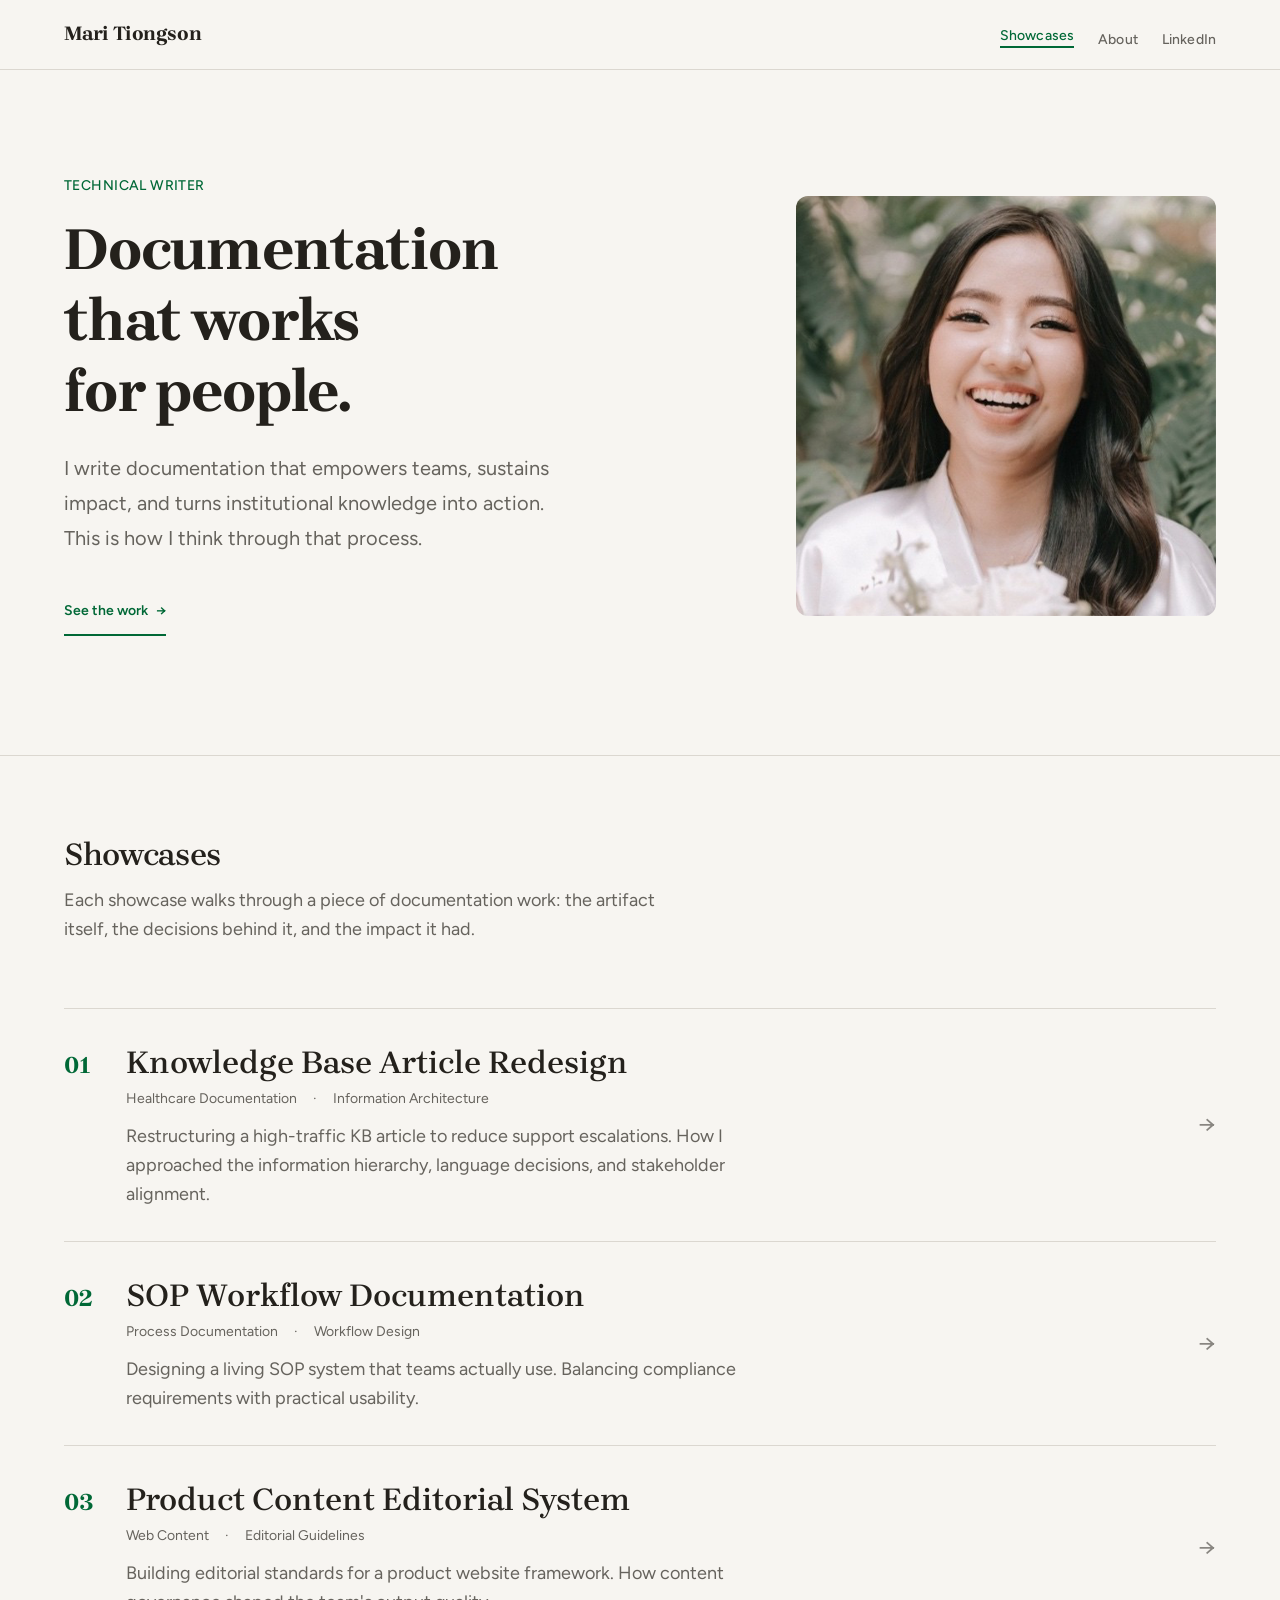
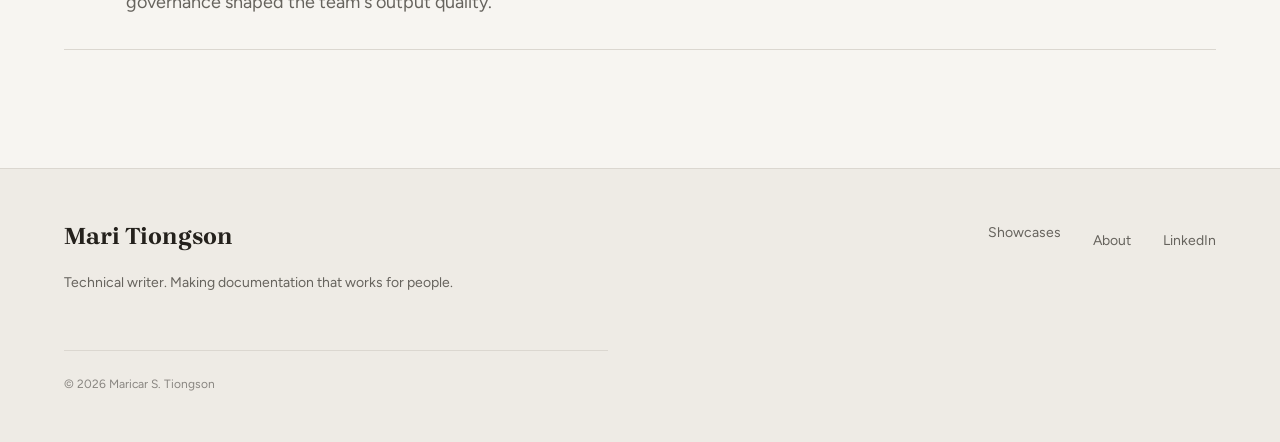
<file: index.html>
<!DOCTYPE html>
<html lang="en">
<head>
  <meta charset="UTF-8">
  <meta name="viewport" content="width=device-width, initial-scale=1.0">
  <title>Mari Tiongson — Technical Writer</title>
  <meta name="description" content="Portfolio of Maricar S. Tiongson, a technical writer who makes documentation that empowers people. Explore process-driven showcases of documentation craft.">
  <meta name="theme-color" content="#3a7a4e">

  <!-- Favicon -->
  <link rel="icon" href="assets/favicon.svg" type="image/svg+xml">

  <!-- Open Graph -->
  <meta property="og:title" content="Mari Tiongson — Technical Writer">
  <meta property="og:description" content="Documentation that works for people. Process-driven showcases of documentation craft.">
  <meta property="og:type" content="website">
  <meta property="og:image" content="assets/mari-photo.jpg">

  <!-- Fonts -->
  <link rel="preconnect" href="https://fonts.googleapis.com">
  <link rel="preconnect" href="https://fonts.gstatic.com" crossorigin>
  <link href="https://fonts.googleapis.com/css2?family=Brygada+1918:ital,wght@0,400;0,500;0,600;0,700;1,400;1,500&family=Figtree:wght@400;500;600;700&display=swap" rel="stylesheet">

  <!-- Styles -->
  <link rel="stylesheet" href="css/tokens.css">
  <link rel="stylesheet" href="css/base.css">
  <link rel="stylesheet" href="css/layout.css">
  <link rel="stylesheet" href="css/pages/landing.css">
</head>
<body>
  <div class="page">

    <!-- Skip link -->
    <a href="#main-content" class="skip-link">Skip to content</a>

    <!-- Navigation -->
    <nav class="nav" aria-label="Primary navigation">
      <div class="nav__inner">
        <a href="index.html" class="nav__name">Mari Tiongson</a>

        <button class="nav__toggle" aria-expanded="false" aria-controls="nav-links" aria-label="Toggle navigation menu">
          <span class="nav__toggle-line"></span>
          <span class="nav__toggle-line"></span>
          <span class="nav__toggle-line"></span>
        </button>

        <ul class="nav__links" id="nav-links" role="list">
          <li><a href="index.html" class="nav__link" aria-current="page">Showcases</a></li>
          <li><a href="about.html" class="nav__link">About</a></li>
          <li><a href="https://www.linkedin.com/in/maricarsarangay/" class="nav__link" rel="noopener noreferrer" target="_blank">LinkedIn</a></li>
        </ul>
      </div>
    </nav>

    <!-- Main content -->
    <main id="main-content" class="page__content">

      <!-- Hero -->
      <section class="hero" aria-labelledby="hero-title">
        <div class="hero__inner">
          <div class="hero__content">
            <p class="hero__label reveal">Technical Writer</p>
            <h1 id="hero-title" class="hero__title reveal" data-delay="1">
              Documentation that works for people.
            </h1>
            <p class="hero__description reveal" data-delay="2">
              I write documentation that empowers teams, sustains impact, and turns institutional knowledge into action. This is how I think through that process.
            </p>
            <a href="#showcases" class="hero__cta reveal" data-delay="3">
              See the work
              <span class="hero__cta-arrow" aria-hidden="true">→</span>
            </a>
          </div>
          <div class="hero__photo-wrapper reveal" data-delay="2">
            <img
              src="assets/mari-photo.jpg"
              alt="Mari Tiongson smiling warmly among ferns, wearing a light blouse"
              class="hero__photo"
              width="420"
              height="420"
              loading="eager"
            >
          </div>
        </div>
      </section>

      <!-- Showcases -->
      <section id="showcases" class="showcases-intro" aria-labelledby="showcases-heading">
        <div class="showcases-intro__inner">
          <h2 id="showcases-heading" class="showcases-intro__heading reveal">Showcases</h2>
          <p class="showcases-intro__sub reveal" data-delay="1">
            Each showcase walks through a piece of documentation work: the artifact itself, the decisions behind it, and the impact it had.
          </p>
        </div>
      </section>

      <section class="showcase-list" aria-label="List of showcases">
        <div class="showcase-list__inner">

          <!-- Showcase 1 -->
          <a href="showcases/knowledge-base-redesign.html" class="showcase-entry reveal">
            <span class="showcase-entry__number" aria-hidden="true">01</span>
            <div class="showcase-entry__body">
              <h3 class="showcase-entry__title">Knowledge Base Article Redesign</h3>
              <div class="showcase-entry__meta">
                <span>Healthcare Documentation</span>
                <span>·</span>
                <span>Information Architecture</span>
              </div>
              <p class="showcase-entry__excerpt">
                Restructuring a high-traffic KB article to reduce support escalations. How I approached the information hierarchy, language decisions, and stakeholder alignment.
              </p>
            </div>
            <span class="showcase-entry__arrow" aria-hidden="true">→</span>
          </a>

          <!-- Showcase 2 (placeholder) -->
          <a href="#" class="showcase-entry reveal" data-delay="1" aria-disabled="true">
            <span class="showcase-entry__number" aria-hidden="true">02</span>
            <div class="showcase-entry__body">
              <h3 class="showcase-entry__title">SOP Workflow Documentation</h3>
              <div class="showcase-entry__meta">
                <span>Process Documentation</span>
                <span>·</span>
                <span>Workflow Design</span>
              </div>
              <p class="showcase-entry__excerpt">
                Designing a living SOP system that teams actually use. Balancing compliance requirements with practical usability.
              </p>
            </div>
            <span class="showcase-entry__arrow" aria-hidden="true">→</span>
          </a>

          <!-- Showcase 3 (placeholder) -->
          <a href="#" class="showcase-entry reveal" data-delay="2" aria-disabled="true">
            <span class="showcase-entry__number" aria-hidden="true">03</span>
            <div class="showcase-entry__body">
              <h3 class="showcase-entry__title">Product Content Editorial System</h3>
              <div class="showcase-entry__meta">
                <span>Web Content</span>
                <span>·</span>
                <span>Editorial Guidelines</span>
              </div>
              <p class="showcase-entry__excerpt">
                Building editorial standards for a product website framework. How content governance shaped the team's output quality.
              </p>
            </div>
            <span class="showcase-entry__arrow" aria-hidden="true">→</span>
          </a>

        </div>
      </section>

    </main>

    <!-- Footer -->
    <footer class="footer">
      <div class="footer__inner">
        <div class="footer__brand">
          <p class="footer__name">Mari Tiongson</p>
          <p class="footer__tagline">Technical writer. Making documentation that works for people.</p>
        </div>
        <ul class="footer__links" role="list">
          <li><a href="index.html" class="footer__link">Showcases</a></li>
          <li><a href="about.html" class="footer__link">About</a></li>
          <li><a href="https://www.linkedin.com/in/maricarsarangay/" class="footer__link" rel="noopener noreferrer" target="_blank">LinkedIn</a></li>
        </ul>
        <p class="footer__copy">© 2025 Maricar S. Tiongson</p>
      </div>
    </footer>

  </div>

  <script src="js/main.js"></script>
<!-- impeccable-live-start -->
<script src="http://localhost:8400/live.js"></script>
<!-- impeccable-live-end -->
</body>
</html>
</file>
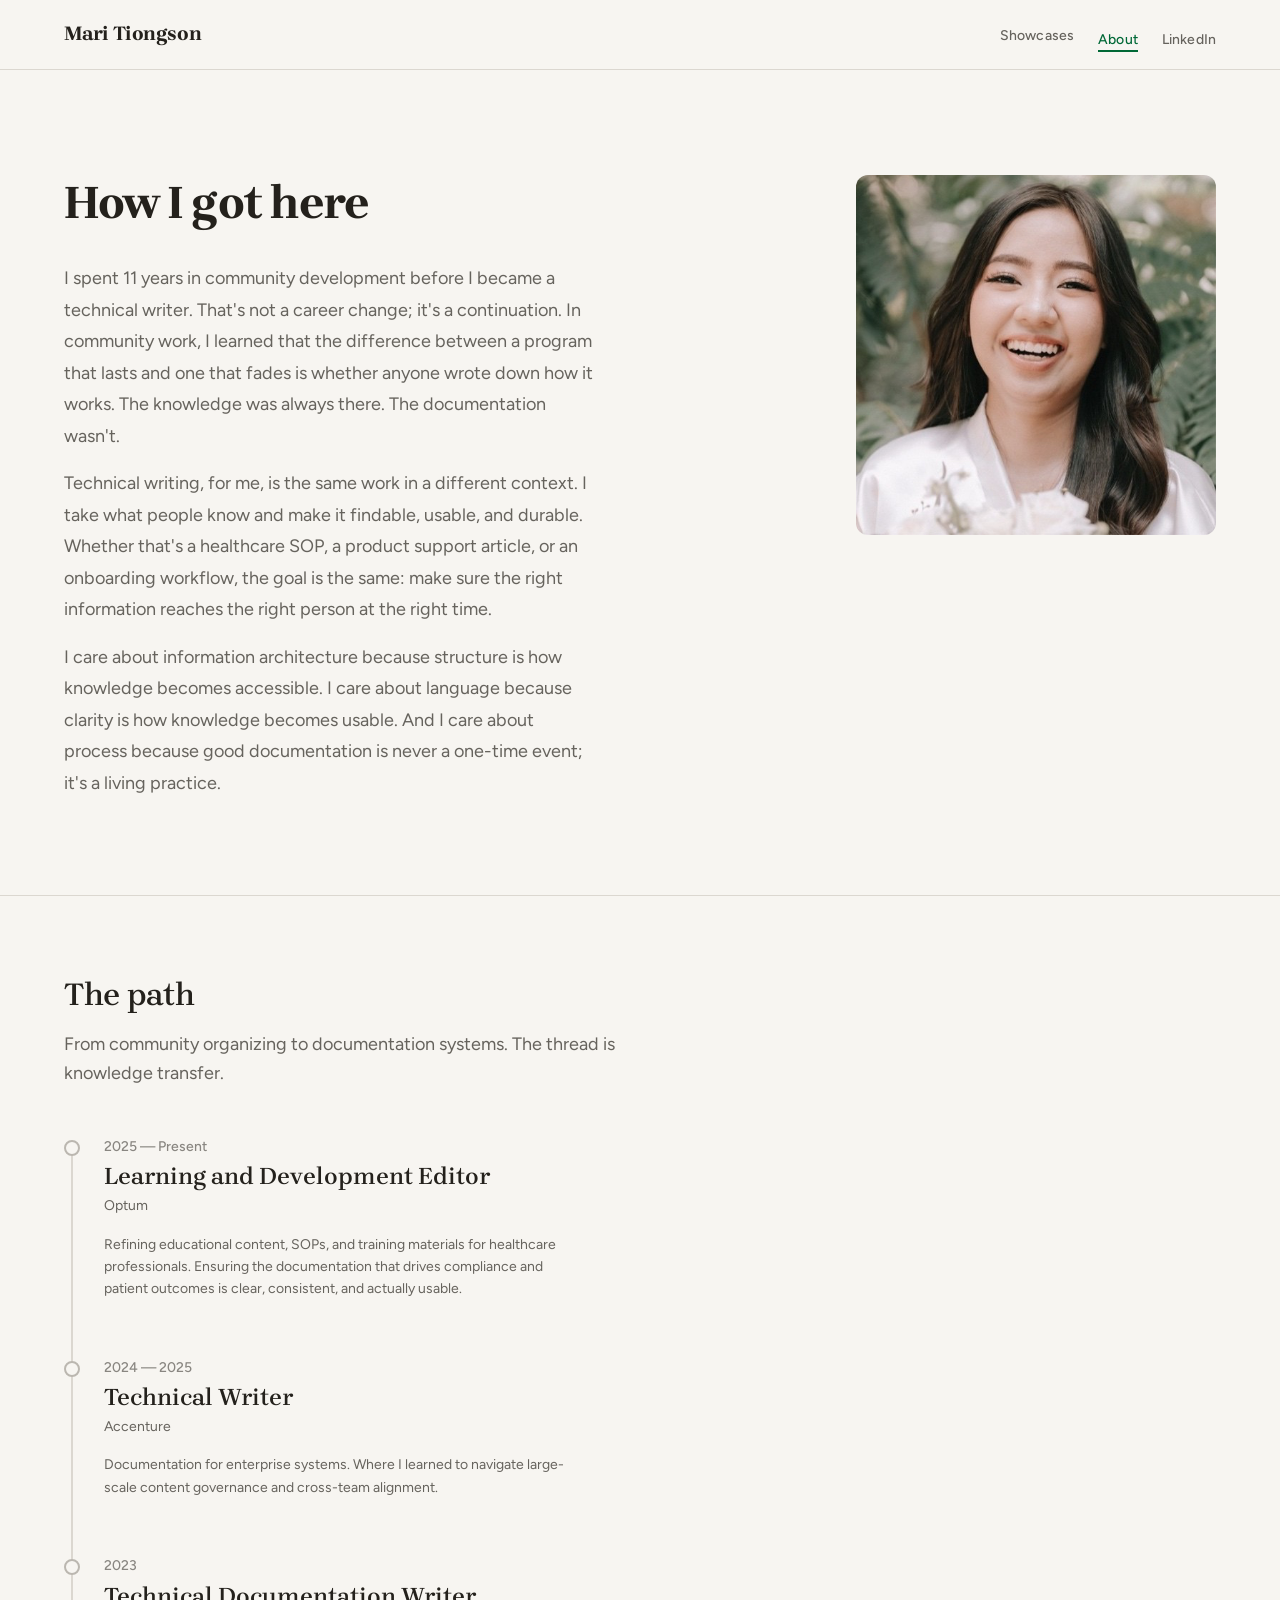
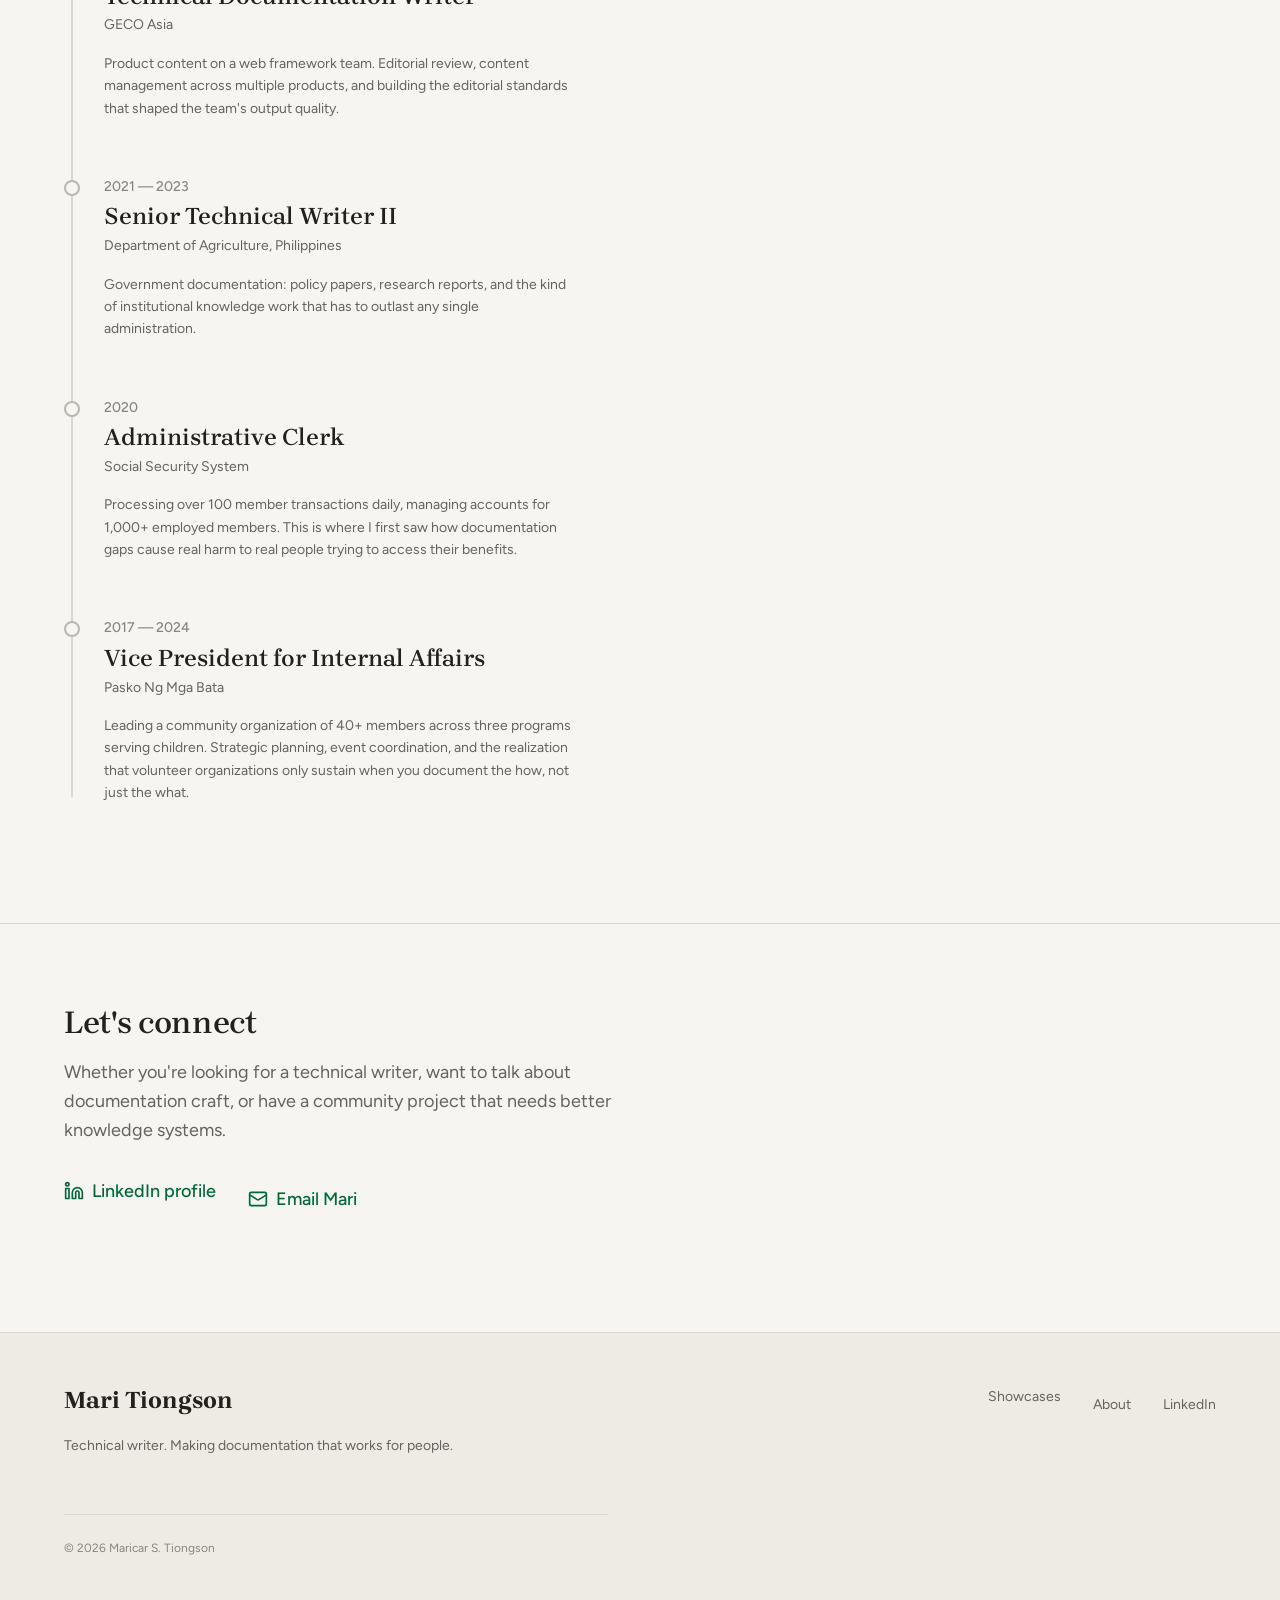
<file: about.html>
<!DOCTYPE html>
<html lang="en">
<head>
  <meta charset="UTF-8">
  <meta name="viewport" content="width=device-width, initial-scale=1.0">
  <title>About — Mari Tiongson</title>
  <meta name="description" content="How Maricar S. Tiongson went from community development to technical writing, and why she believes documentation can change how organizations work.">
  <meta name="theme-color" content="#3a7a4e">

  <!-- Favicon -->
  <link rel="icon" href="assets/favicon.svg" type="image/svg+xml">

  <!-- Open Graph -->
  <meta property="og:title" content="About — Mari Tiongson">
  <meta property="og:description" content="From community development to technical writing. The thread is knowledge transfer.">
  <meta property="og:type" content="profile">

  <!-- Fonts -->
  <link rel="preconnect" href="https://fonts.googleapis.com">
  <link rel="preconnect" href="https://fonts.gstatic.com" crossorigin>
  <link href="https://fonts.googleapis.com/css2?family=Brygada+1918:ital,wght@0,400;0,500;0,600;0,700;1,400;1,500&family=Figtree:wght@400;500;600;700&display=swap" rel="stylesheet">

  <!-- Styles -->
  <link rel="stylesheet" href="css/tokens.css">
  <link rel="stylesheet" href="css/base.css">
  <link rel="stylesheet" href="css/layout.css">
  <link rel="stylesheet" href="css/pages/about.css">
</head>
<body>
  <div class="page">

    <!-- Skip link -->
    <a href="#main-content" class="skip-link">Skip to content</a>

    <!-- Navigation -->
    <nav class="nav" aria-label="Primary navigation">
      <div class="nav__inner">
        <a href="index.html" class="nav__name">Mari Tiongson</a>

        <button class="nav__toggle" aria-expanded="false" aria-controls="nav-links" aria-label="Toggle navigation menu">
          <span class="nav__toggle-line"></span>
          <span class="nav__toggle-line"></span>
          <span class="nav__toggle-line"></span>
        </button>

        <ul class="nav__links" id="nav-links" role="list">
          <li><a href="index.html" class="nav__link">Showcases</a></li>
          <li><a href="about.html" class="nav__link" aria-current="page">About</a></li>
          <li><a href="https://www.linkedin.com/in/maricarsarangay/" class="nav__link" rel="noopener noreferrer" target="_blank">LinkedIn</a></li>
        </ul>
      </div>
    </nav>

    <!-- Main content -->
    <main id="main-content" class="page__content">

      <!-- About intro -->
      <section class="about-intro" aria-labelledby="about-heading">
        <div class="about-intro__inner">
          <div class="about-intro__content">
            <h1 id="about-heading" class="about-intro__heading reveal">
              How I got here
            </h1>
            <p class="about-intro__text reveal" data-delay="1">
              I spent 11 years in community development before I became a technical writer. That's not a career change; it's a continuation. In community work, I learned that the difference between a program that lasts and one that fades is whether anyone wrote down how it works. The knowledge was always there. The documentation wasn't.
            </p>
            <p class="about-intro__text reveal" data-delay="2">
              Technical writing, for me, is the same work in a different context. I take what people know and make it findable, usable, and durable. Whether that's a healthcare SOP, a product support article, or an onboarding workflow, the goal is the same: make sure the right information reaches the right person at the right time.
            </p>
            <p class="about-intro__text reveal" data-delay="3">
              I care about information architecture because structure is how knowledge becomes accessible. I care about language because clarity is how knowledge becomes usable. And I care about process because good documentation is never a one-time event; it's a living practice.
            </p>
          </div>
          <img
            src="assets/mari-photo.jpg"
            alt="Mari Tiongson smiling warmly, surrounded by lush green ferns"
            class="about-intro__photo reveal"
            data-delay="2"
            width="360"
            height="360"
            loading="eager"
          >
        </div>
      </section>

      <!-- Timeline -->
      <section class="timeline" aria-labelledby="timeline-heading">
        <div class="timeline__inner">
          <h2 id="timeline-heading" class="timeline__heading reveal">The path</h2>
          <p class="timeline__subtext reveal" data-delay="1">
            From community organizing to documentation systems. The thread is knowledge transfer.
          </p>

          <ol class="timeline__list" role="list">

            <li class="timeline__item reveal">
              <div class="timeline__dot" aria-hidden="true"></div>
              <div class="timeline__content">
                <p class="timeline__period">2025 — Present</p>
                <h3 class="timeline__role">Learning and Development Editor</h3>
                <p class="timeline__org">Optum</p>
                <p class="timeline__description">
                  Refining educational content, SOPs, and training materials for healthcare professionals. Ensuring the documentation that drives compliance and patient outcomes is clear, consistent, and actually usable.
                </p>
              </div>
            </li>

            <li class="timeline__item reveal" data-delay="1">
              <div class="timeline__dot" aria-hidden="true"></div>
              <div class="timeline__content">
                <p class="timeline__period">2024 — 2025</p>
                <h3 class="timeline__role">Technical Writer</h3>
                <p class="timeline__org">Accenture</p>
                <p class="timeline__description">
                  Documentation for enterprise systems. Where I learned to navigate large-scale content governance and cross-team alignment.
                </p>
              </div>
            </li>

            <li class="timeline__item reveal" data-delay="2">
              <div class="timeline__dot" aria-hidden="true"></div>
              <div class="timeline__content">
                <p class="timeline__period">2023</p>
                <h3 class="timeline__role">Technical Documentation Writer</h3>
                <p class="timeline__org">GECO Asia</p>
                <p class="timeline__description">
                  Product content on a web framework team. Editorial review, content management across multiple products, and building the editorial standards that shaped the team's output quality.
                </p>
              </div>
            </li>

            <li class="timeline__item reveal" data-delay="3">
              <div class="timeline__dot" aria-hidden="true"></div>
              <div class="timeline__content">
                <p class="timeline__period">2021 — 2023</p>
                <h3 class="timeline__role">Senior Technical Writer II</h3>
                <p class="timeline__org">Department of Agriculture, Philippines</p>
                <p class="timeline__description">
                  Government documentation: policy papers, research reports, and the kind of institutional knowledge work that has to outlast any single administration.
                </p>
              </div>
            </li>

            <li class="timeline__item reveal" data-delay="4">
              <div class="timeline__dot" aria-hidden="true"></div>
              <div class="timeline__content">
                <p class="timeline__period">2020</p>
                <h3 class="timeline__role">Administrative Clerk</h3>
                <p class="timeline__org">Social Security System</p>
                <p class="timeline__description">
                  Processing over 100 member transactions daily, managing accounts for 1,000+ employed members. This is where I first saw how documentation gaps cause real harm to real people trying to access their benefits.
                </p>
              </div>
            </li>

            <li class="timeline__item reveal">
              <div class="timeline__dot" aria-hidden="true"></div>
              <div class="timeline__content">
                <p class="timeline__period">2017 — 2024</p>
                <h3 class="timeline__role">Vice President for Internal Affairs</h3>
                <p class="timeline__org">Pasko Ng Mga Bata</p>
                <p class="timeline__description">
                  Leading a community organization of 40+ members across three programs serving children. Strategic planning, event coordination, and the realization that volunteer organizations only sustain when you document the how, not just the what.
                </p>
              </div>
            </li>

          </ol>
        </div>
      </section>

      <!-- Contact -->
      <section class="contact" aria-labelledby="contact-heading">
        <div class="contact__inner">
          <h2 id="contact-heading" class="contact__heading reveal">Let's connect</h2>
          <p class="contact__text reveal" data-delay="1">
            Whether you're looking for a technical writer, want to talk about documentation craft, or have a community project that needs better knowledge systems.
          </p>
          <ul class="contact__links reveal" data-delay="2" role="list">
            <li>
              <a href="https://www.linkedin.com/in/maricarsarangay/" class="contact__link" rel="noopener noreferrer" target="_blank">
                <svg class="contact__link-icon" viewBox="0 0 24 24" fill="none" stroke="currentColor" stroke-width="2" stroke-linecap="round" stroke-linejoin="round" aria-hidden="true">
                  <path d="M16 8a6 6 0 0 1 6 6v7h-4v-7a2 2 0 0 0-2-2 2 2 0 0 0-2 2v7h-4v-7a6 6 0 0 1 6-6z"/>
                  <rect x="2" y="9" width="4" height="12"/>
                  <circle cx="4" cy="4" r="2"/>
                </svg>
                LinkedIn profile
              </a>
            </li>
            <li>
              <a href="mailto:mari@example.com" class="contact__link">
                <svg class="contact__link-icon" viewBox="0 0 24 24" fill="none" stroke="currentColor" stroke-width="2" stroke-linecap="round" stroke-linejoin="round" aria-hidden="true">
                  <rect x="2" y="4" width="20" height="16" rx="2"/>
                  <path d="m22 7-8.97 5.7a1.94 1.94 0 0 1-2.06 0L2 7"/>
                </svg>
                Email Mari
              </a>
            </li>
          </ul>
        </div>
      </section>

    </main>

    <!-- Footer -->
    <footer class="footer">
      <div class="footer__inner">
        <div class="footer__brand">
          <p class="footer__name">Mari Tiongson</p>
          <p class="footer__tagline">Technical writer. Making documentation that works for people.</p>
        </div>
        <ul class="footer__links" role="list">
          <li><a href="index.html" class="footer__link">Showcases</a></li>
          <li><a href="about.html" class="footer__link">About</a></li>
          <li><a href="https://www.linkedin.com/in/maricarsarangay/" class="footer__link" rel="noopener noreferrer" target="_blank">LinkedIn</a></li>
        </ul>
        <p class="footer__copy">© 2025 Maricar S. Tiongson</p>
      </div>
    </footer>

  </div>

  <script src="js/main.js"></script>
<!-- impeccable-live-start -->
<script src="http://localhost:8400/live.js"></script>
<!-- impeccable-live-end -->
</body>
</html>
</file>
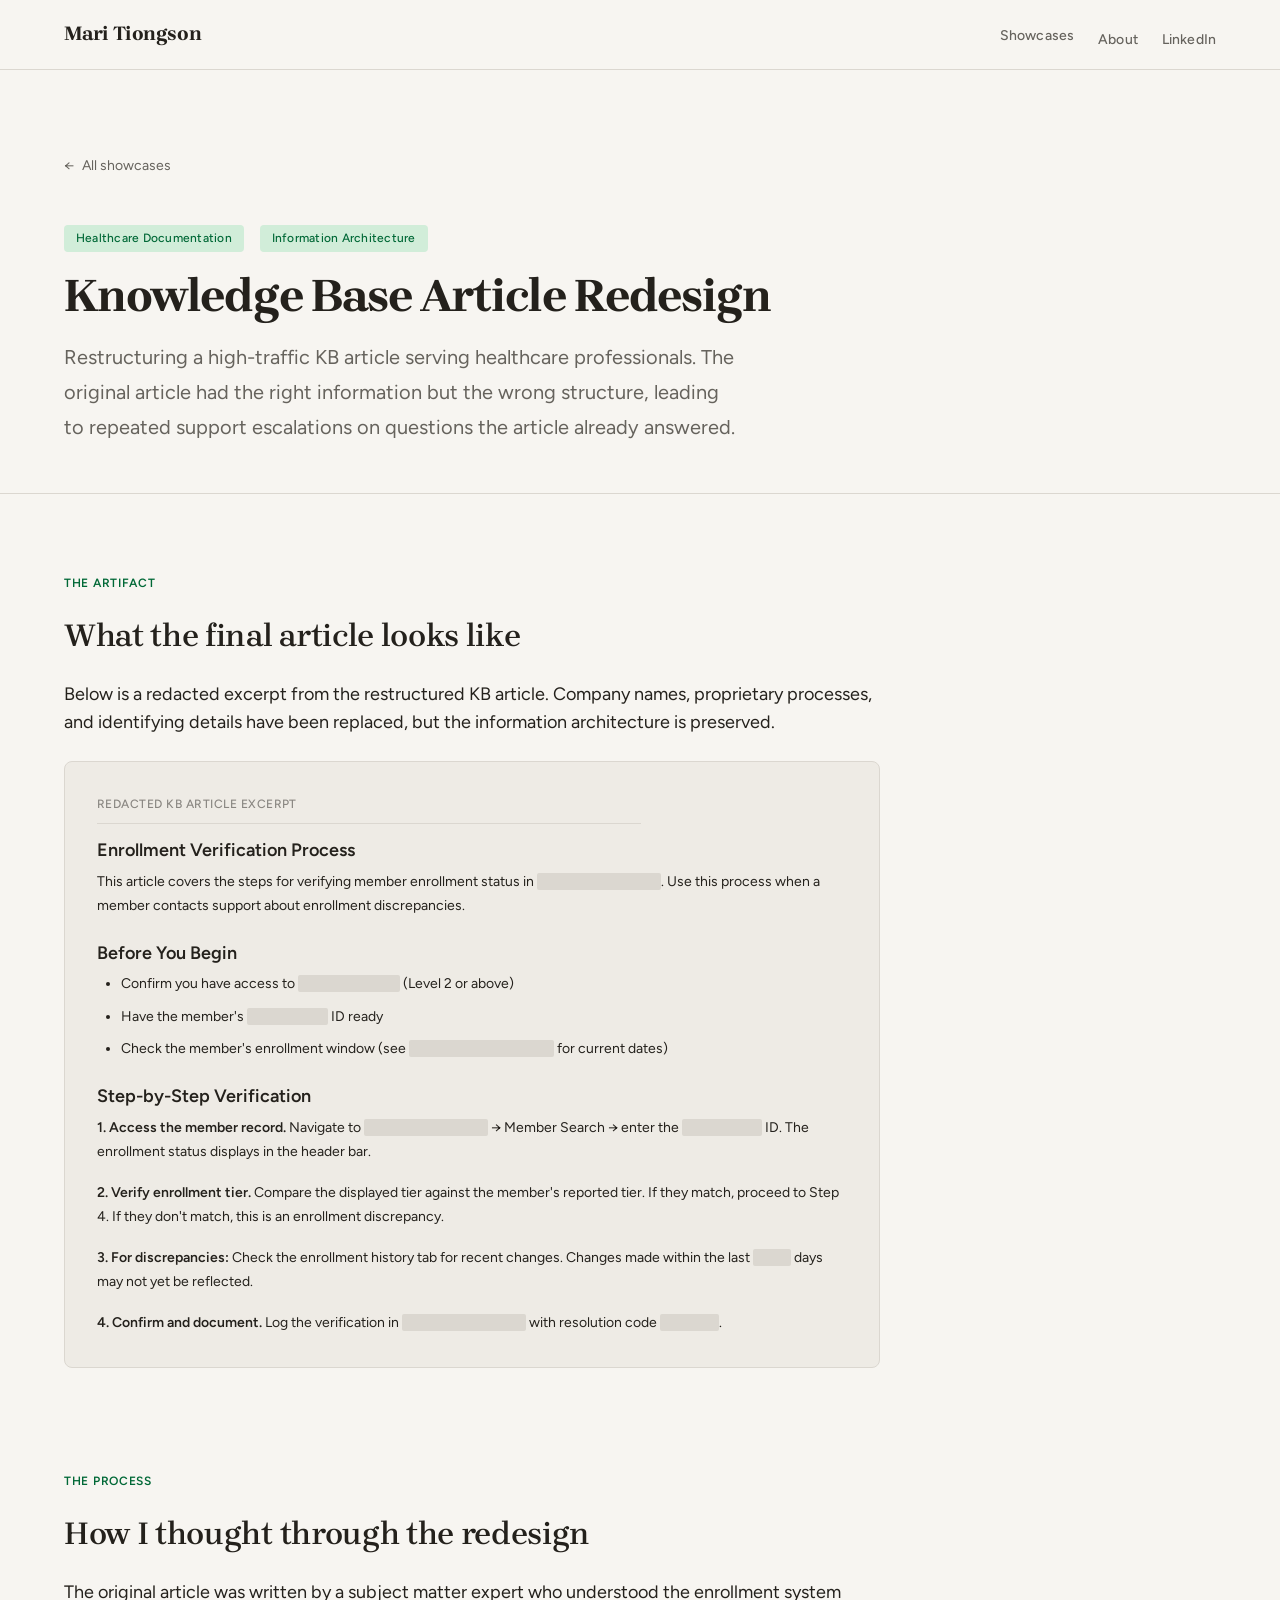
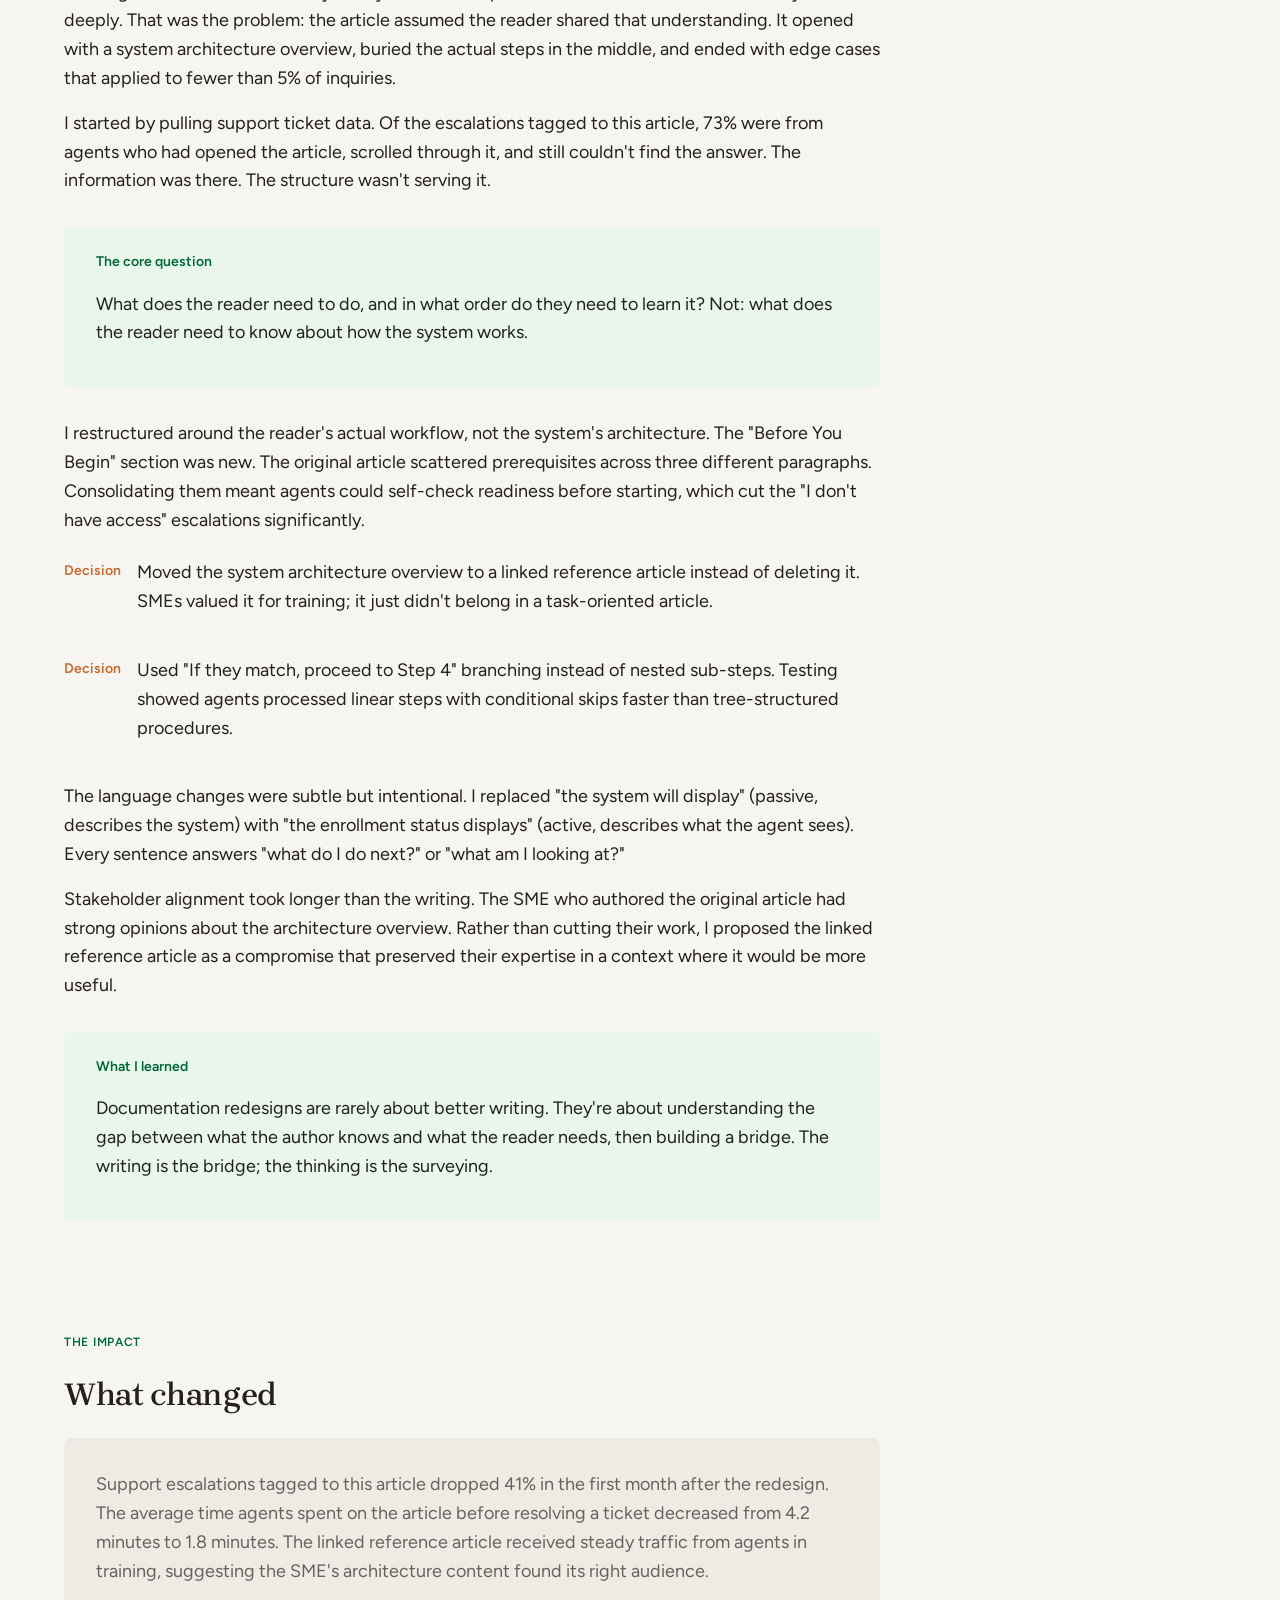
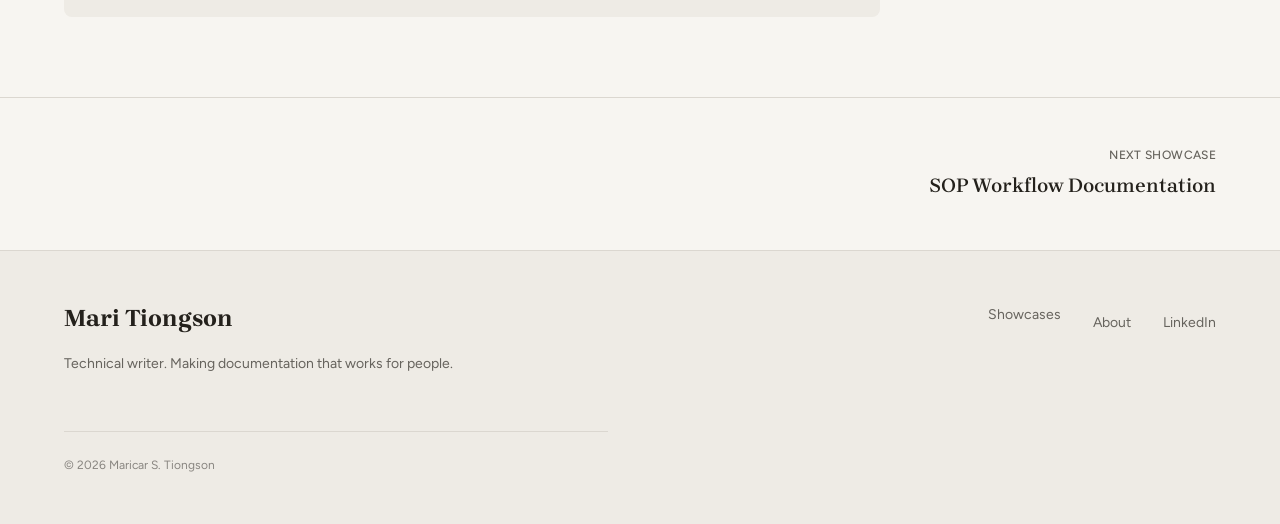
<file: showcases/knowledge-base-redesign.html>
<!DOCTYPE html>
<html lang="en">
<head>
  <meta charset="UTF-8">
  <meta name="viewport" content="width=device-width, initial-scale=1.0">
  <title>Knowledge Base Article Redesign — Mari Tiongson</title>
  <meta name="description" content="How I restructured a high-traffic knowledge base article to reduce support escalations. A showcase of documentation thinking: information architecture, language decisions, and stakeholder alignment.">
  <meta name="theme-color" content="#3a7a4e">

  <!-- Favicon -->
  <link rel="icon" href="../assets/favicon.svg" type="image/svg+xml">

  <!-- Open Graph -->
  <meta property="og:title" content="Knowledge Base Article Redesign — Mari Tiongson">
  <meta property="og:description" content="How I restructured a high-traffic KB article to reduce support escalations. Documentation thinking in action.">
  <meta property="og:type" content="article">

  <!-- Fonts -->
  <link rel="preconnect" href="https://fonts.googleapis.com">
  <link rel="preconnect" href="https://fonts.gstatic.com" crossorigin>
  <link href="https://fonts.googleapis.com/css2?family=Brygada+1918:ital,wght@0,400;0,500;0,600;0,700;1,400;1,500&family=Figtree:wght@400;500;600;700&display=swap" rel="stylesheet">

  <!-- Styles -->
  <link rel="stylesheet" href="../css/tokens.css">
  <link rel="stylesheet" href="../css/base.css">
  <link rel="stylesheet" href="../css/layout.css">
  <link rel="stylesheet" href="../css/pages/showcase.css">
</head>
<body>
  <div class="page">

    <!-- Skip link -->
    <a href="#main-content" class="skip-link">Skip to content</a>

    <!-- Navigation -->
    <nav class="nav" aria-label="Primary navigation">
      <div class="nav__inner">
        <a href="../index.html" class="nav__name">Mari Tiongson</a>

        <button class="nav__toggle" aria-expanded="false" aria-controls="nav-links" aria-label="Toggle navigation menu">
          <span class="nav__toggle-line"></span>
          <span class="nav__toggle-line"></span>
          <span class="nav__toggle-line"></span>
        </button>

        <ul class="nav__links" id="nav-links" role="list">
          <li><a href="../index.html" class="nav__link">Showcases</a></li>
          <li><a href="../about.html" class="nav__link">About</a></li>
          <li><a href="https://www.linkedin.com/in/maricarsarangay/" class="nav__link" rel="noopener noreferrer" target="_blank">LinkedIn</a></li>
        </ul>
      </div>
    </nav>

    <!-- Main content -->
    <main id="main-content" class="page__content">

      <!-- Showcase header -->
      <header class="showcase-header">
        <div class="showcase-header__inner">
          <a href="../index.html" class="showcase-header__back reveal">
            <span class="showcase-header__back-arrow" aria-hidden="true">←</span>
            All showcases
          </a>

          <div class="showcase-header__meta reveal" data-delay="1">
            <span class="showcase-header__tag">Healthcare Documentation</span>
            <span class="showcase-header__tag">Information Architecture</span>
          </div>

          <h1 class="showcase-header__title reveal" data-delay="2">
            Knowledge Base Article Redesign
          </h1>

          <p class="showcase-header__summary reveal" data-delay="3">
            Restructuring a high-traffic KB article serving healthcare professionals. The original article had the right information but the wrong structure, leading to repeated support escalations on questions the article already answered.
          </p>
        </div>
      </header>

      <!-- Showcase body -->
      <article class="showcase-body">
        <div class="showcase-body__inner">

          <!-- THE ARTIFACT -->
          <section class="showcase-section reveal" aria-labelledby="artifact-heading">
            <p class="showcase-section__label" id="artifact-label">The Artifact</p>
            <h2 id="artifact-heading" class="showcase-section__heading">
              What the final article looks like
            </h2>
            <p>
              Below is a redacted excerpt from the restructured KB article. Company names, proprietary processes, and identifying details have been replaced, but the information architecture is preserved.
            </p>

            <div class="artifact" role="region" aria-label="Redacted KB article excerpt">
              <p class="artifact__label">Redacted KB Article Excerpt</p>
              <div class="artifact__content">
                <h4>Enrollment Verification Process</h4>
                <p>
                  This article covers the steps for verifying member enrollment status in <span class="artifact__redacted">██████████</span>. Use this process when a member contacts support about enrollment discrepancies.
                </p>

                <h4>Before You Begin</h4>
                <ul>
                  <li>Confirm you have access to <span class="artifact__redacted">████████</span> (Level 2 or above)</li>
                  <li>Have the member's <span class="artifact__redacted">██████</span> ID ready</li>
                  <li>Check the member's enrollment window (see <span class="artifact__redacted">████████████</span> for current dates)</li>
                </ul>

                <h4>Step-by-Step Verification</h4>
                <p>
                  <strong>1. Access the member record.</strong> Navigate to <span class="artifact__redacted">██████████</span> → Member Search → enter the <span class="artifact__redacted">██████</span> ID. The enrollment status displays in the header bar.
                </p>
                <p>
                  <strong>2. Verify enrollment tier.</strong> Compare the displayed tier against the member's reported tier. If they match, proceed to Step 4. If they don't match, this is an enrollment discrepancy.
                </p>
                <p>
                  <strong>3. For discrepancies:</strong> Check the enrollment history tab for recent changes. Changes made within the last <span class="artifact__redacted">██</span> days may not yet be reflected.
                </p>
                <p>
                  <strong>4. Confirm and document.</strong> Log the verification in <span class="artifact__redacted">██████████</span> with resolution code <span class="artifact__redacted">████</span>.
                </p>
              </div>
            </div>
          </section>

          <!-- THE PROCESS (the heart) -->
          <section class="showcase-section reveal" aria-labelledby="process-heading">
            <p class="showcase-section__label" id="process-label">The Process</p>
            <h2 id="process-heading" class="showcase-section__heading">
              How I thought through the redesign
            </h2>

            <div class="process">
              <p>
                The original article was written by a subject matter expert who understood the enrollment system deeply. That was the problem: the article assumed the reader shared that understanding. It opened with a system architecture overview, buried the actual steps in the middle, and ended with edge cases that applied to fewer than 5% of inquiries.
              </p>

              <p>
                I started by pulling support ticket data. Of the escalations tagged to this article, 73% were from agents who had opened the article, scrolled through it, and still couldn't find the answer. The information was there. The structure wasn't serving it.
              </p>

              <div class="process__callout">
                <p class="process__callout-label">The core question</p>
                <p>
                  What does the reader need to do, and in what order do they need to learn it? Not: what does the reader need to know about how the system works.
                </p>
              </div>

              <p>
                I restructured around the reader's actual workflow, not the system's architecture. The "Before You Begin" section was new. The original article scattered prerequisites across three different paragraphs. Consolidating them meant agents could self-check readiness before starting, which cut the "I don't have access" escalations significantly.
              </p>

              <div class="process__decision">
                <span class="process__decision-label">Decision</span>
                <p class="process__decision-text">
                  Moved the system architecture overview to a linked reference article instead of deleting it. SMEs valued it for training; it just didn't belong in a task-oriented article.
                </p>
              </div>

              <div class="process__decision">
                <span class="process__decision-label">Decision</span>
                <p class="process__decision-text">
                  Used "If they match, proceed to Step 4" branching instead of nested sub-steps. Testing showed agents processed linear steps with conditional skips faster than tree-structured procedures.
                </p>
              </div>

              <p>
                The language changes were subtle but intentional. I replaced "the system will display" (passive, describes the system) with "the enrollment status displays" (active, describes what the agent sees). Every sentence answers "what do I do next?" or "what am I looking at?"
              </p>

              <p>
                Stakeholder alignment took longer than the writing. The SME who authored the original article had strong opinions about the architecture overview. Rather than cutting their work, I proposed the linked reference article as a compromise that preserved their expertise in a context where it would be more useful.
              </p>

              <div class="process__callout">
                <p class="process__callout-label">What I learned</p>
                <p>
                  Documentation redesigns are rarely about better writing. They're about understanding the gap between what the author knows and what the reader needs, then building a bridge. The writing is the bridge; the thinking is the surveying.
                </p>
              </div>
            </div>
          </section>

          <!-- THE IMPACT -->
          <section class="showcase-section reveal" aria-labelledby="impact-heading">
            <p class="showcase-section__label" id="impact-label">The Impact</p>
            <h2 id="impact-heading" class="showcase-section__heading">
              What changed
            </h2>

            <div class="impact">
              <p class="impact__text">
                Support escalations tagged to this article dropped 41% in the first month after the redesign. The average time agents spent on the article before resolving a ticket decreased from 4.2 minutes to 1.8 minutes. The linked reference article received steady traffic from agents in training, suggesting the SME's architecture content found its right audience.
              </p>
            </div>
          </section>

        </div>
      </article>

      <!-- Showcase navigation -->
      <nav class="showcase-nav" aria-label="Navigate between showcases">
        <div class="showcase-nav__inner">
          <div></div>
          <a href="#" class="showcase-nav__link showcase-nav__link--next" aria-disabled="true">
            <span class="showcase-nav__direction">Next showcase</span>
            <span class="showcase-nav__title">SOP Workflow Documentation</span>
          </a>
        </div>
      </nav>

    </main>

    <!-- Footer -->
    <footer class="footer">
      <div class="footer__inner">
        <div class="footer__brand">
          <p class="footer__name">Mari Tiongson</p>
          <p class="footer__tagline">Technical writer. Making documentation that works for people.</p>
        </div>
        <ul class="footer__links" role="list">
          <li><a href="../index.html" class="footer__link">Showcases</a></li>
          <li><a href="../about.html" class="footer__link">About</a></li>
          <li><a href="https://www.linkedin.com/in/maricarsarangay/" class="footer__link" rel="noopener noreferrer" target="_blank">LinkedIn</a></li>
        </ul>
        <p class="footer__copy">© 2025 Maricar S. Tiongson</p>
      </div>
    </footer>

  </div>

  <script src="../js/main.js"></script>
<!-- impeccable-live-start -->
<script src="http://localhost:8400/live.js"></script>
<!-- impeccable-live-end -->
</body>
</html>
</file>
<file: css/tokens.css>
/* ============================================
   DESIGN TOKENS — Mari Portfolio
   A technical writer's portfolio.
   Grounded, generous, warm.
   ============================================ */

:root {
  /* ---- Color: Committed green strategy ---- */
  /* Primary: deep fern green, drawn from the botanical warmth of Mari's photo */
  --color-primary: oklch(0.45 0.12 155);
  --color-primary-hover: oklch(0.38 0.10 155);
  --color-primary-light: oklch(0.92 0.04 155);
  --color-primary-subtle: oklch(0.96 0.02 155);

  /* Surface: warm ivory, never pure white */
  --color-surface: oklch(0.97 0.005 80);
  --color-surface-raised: oklch(0.99 0.003 80);
  --color-surface-sunken: oklch(0.94 0.008 80);

  /* Text: warm near-black, never pure black */
  --color-text: oklch(0.25 0.01 80);
  --color-text-muted: oklch(0.50 0.01 80);
  --color-text-faint: oklch(0.62 0.008 80);
  --color-text-on-primary: oklch(0.97 0.005 155);

  /* Borders and separators */
  --color-border: oklch(0.88 0.01 80);
  --color-border-strong: oklch(0.78 0.01 80);

  /* Accent: selective terracotta warmth */
  --color-warm: oklch(0.62 0.14 50);
  --color-warm-light: oklch(0.90 0.06 50);

  /* Focus ring */
  --color-focus: oklch(0.55 0.15 155);

  /* ---- Typography ---- */
  --font-display: 'Brygada 1918', Georgia, 'Times New Roman', serif;
  --font-body: 'Figtree', system-ui, -apple-system, sans-serif;

  /* Scale: ~1.33 (perfect fourth) */
  --text-xs: 0.75rem;
  --text-sm: 0.875rem;
  --text-base: 1.125rem;
  --text-md: 1.25rem;
  --text-lg: clamp(1.25rem, 1.5vw + 0.5rem, 1.5rem);
  --text-xl: clamp(1.5rem, 2vw + 0.5rem, 2rem);
  --text-2xl: clamp(1.75rem, 2.5vw + 0.5rem, 2.5rem);
  --text-3xl: clamp(2rem, 3vw + 0.5rem, 3rem);
  --text-display: clamp(2.25rem, 4vw + 0.5rem, 3.75rem);

  /* Line heights */
  --leading-tight: 1.2;
  --leading-snug: 1.35;
  --leading-normal: 1.6;
  --leading-relaxed: 1.75;

  /* Font weights */
  --weight-regular: 400;
  --weight-medium: 500;
  --weight-semibold: 600;
  --weight-bold: 700;

  /* Measure */
  --measure-body: 68ch;
  --measure-narrow: 52ch;
  --measure-wide: 80ch;

  /* ---- Spacing ---- */
  /* Intentionally varied for rhythm */
  --space-2xs: 0.25rem;
  --space-xs: 0.5rem;
  --space-sm: 0.75rem;
  --space-md: 1rem;
  --space-lg: 1.5rem;
  --space-xl: 2rem;
  --space-2xl: 3rem;
  --space-3xl: clamp(3rem, 5vw + 1rem, 5rem);
  --space-4xl: clamp(4rem, 7vw + 1rem, 8rem);
  --space-section: clamp(4rem, 8vw + 1rem, 10rem);

  /* ---- Layout ---- */
  --page-max-width: 72rem;
  --page-gutter: clamp(1.25rem, 4vw, 3rem);

  /* ---- Motion ---- */
  --ease-out-expo: cubic-bezier(0.16, 1, 0.3, 1);
  --ease-out-quart: cubic-bezier(0.25, 1, 0.5, 1);
  --ease-out-quint: cubic-bezier(0.22, 1, 0.36, 1);
  --duration-fast: 150ms;
  --duration-normal: 300ms;
  --duration-slow: 500ms;
  --duration-reveal: 800ms;

  /* ---- Borders ---- */
  --radius-sm: 4px;
  --radius-md: 8px;
  --radius-lg: 12px;
}

/* Reduced motion: collapse durations */
@media (prefers-reduced-motion: reduce) {
  :root {
    --duration-fast: 0ms;
    --duration-normal: 0ms;
    --duration-slow: 0ms;
    --duration-reveal: 0ms;
  }
}
</file>
<file: css/base.css>
/* ============================================
   BASE — Reset, body defaults, typography
   ============================================ */

/* --- Minimal reset --- */
*,
*::before,
*::after {
  box-sizing: border-box;
  margin: 0;
  padding: 0;
}

html {
  scroll-behavior: smooth;
  -webkit-text-size-adjust: 100%;
  text-size-adjust: 100%;
}

@media (prefers-reduced-motion: reduce) {
  html {
    scroll-behavior: auto;
  }
}

body {
  font-family: var(--font-body);
  font-size: var(--text-base);
  font-weight: var(--weight-regular);
  line-height: var(--leading-normal);
  color: var(--color-text);
  background-color: var(--color-surface);
  -webkit-font-smoothing: antialiased;
  -moz-osx-font-smoothing: grayscale;
  text-rendering: optimizeLegibility;
}

/* --- Typography defaults --- */
h1, h2, h3, h4, h5, h6 {
  font-family: var(--font-display);
  font-weight: var(--weight-bold);
  line-height: var(--leading-tight);
  color: var(--color-text);
  text-wrap: balance;
}

h1 {
  font-size: var(--text-display);
  letter-spacing: -0.02em;
}

h2 {
  font-size: var(--text-2xl);
  font-weight: var(--weight-semibold);
  letter-spacing: -0.01em;
}

h3 {
  font-size: var(--text-xl);
  font-weight: var(--weight-semibold);
}

h4 {
  font-size: var(--text-lg);
  font-weight: var(--weight-medium);
}

p {
  max-width: var(--measure-body);
}

/* Readable defaults for body copy */
p + p {
  margin-top: var(--space-md);
}

/* --- Links --- */
a {
  color: var(--color-primary);
  text-decoration-thickness: 1px;
  text-underline-offset: 0.15em;
  transition: color var(--duration-fast) var(--ease-out-quart);
}

a:hover {
  color: var(--color-primary-hover);
}

/* --- Focus --- */
:focus-visible {
  outline: 2px solid var(--color-focus);
  outline-offset: 3px;
  border-radius: var(--radius-sm);
}

/* --- Images --- */
img {
  display: block;
  max-width: 100%;
  height: auto;
}

/* --- Lists --- */
ul, ol {
  padding-left: var(--space-lg);
}

li + li {
  margin-top: var(--space-xs);
}

/* --- Misc --- */
strong {
  font-weight: var(--weight-semibold);
}

blockquote {
  padding-left: var(--space-lg);
  border-left: 2px solid var(--color-border);
  color: var(--color-text-muted);
  font-style: italic;
}

hr {
  border: none;
  height: 1px;
  background-color: var(--color-border);
  margin: var(--space-2xl) 0;
}

/* --- Skip to content (a11y) --- */
.skip-link {
  position: absolute;
  top: -100%;
  left: var(--space-md);
  background: var(--color-primary);
  color: var(--color-text-on-primary);
  padding: var(--space-xs) var(--space-md);
  font-size: var(--text-sm);
  font-weight: var(--weight-medium);
  border-radius: 0 0 var(--radius-md) var(--radius-md);
  z-index: 1000;
  transition: top var(--duration-fast) var(--ease-out-quart);
}

.skip-link:focus {
  top: 0;
  outline: none;
}

/* --- Selection --- */
::selection {
  background-color: var(--color-primary-light);
  color: var(--color-text);
}

/* --- Utility: screen reader only --- */
.sr-only {
  position: absolute;
  width: 1px;
  height: 1px;
  padding: 0;
  margin: -1px;
  overflow: hidden;
  clip: rect(0, 0, 0, 0);
  white-space: nowrap;
  border-width: 0;
}

/* --- Print --- */
@media print {
  .nav,
  .footer,
  .skip-link,
  .showcase-nav {
    display: none;
  }

  body {
    font-size: 12pt;
    line-height: 1.5;
    color: #222;
    background: white;
  }

  .reveal {
    opacity: 1 !important;
    transform: none !important;
  }

  a[href]::after {
    content: ' (' attr(href) ')';
    font-size: 0.8em;
    color: #666;
  }

  a[href^="#"]::after,
  a[href^="javascript"]::after {
    content: '';
  }
}
</file>
<file: css/layout.css>
/* ============================================
   LAYOUT — Navigation, footer, page structure
   ============================================ */

/* --- Page wrapper --- */
.page {
  min-height: 100dvh;
  display: flex;
  flex-direction: column;
}

.page__content {
  flex: 1;
}

/* --- Navigation --- */
.nav {
  position: sticky;
  top: 0;
  z-index: 100;
  background-color: oklch(0.97 0.005 80 / 0.92);
  backdrop-filter: blur(12px);
  -webkit-backdrop-filter: blur(12px);
  border-bottom: 1px solid var(--color-border);
  padding: var(--space-md) var(--page-gutter);
}

.nav__inner {
  max-width: var(--page-max-width);
  margin: 0 auto;
  display: flex;
  align-items: center;
  justify-content: space-between;
  gap: var(--space-lg);
}

.nav__name {
  font-family: var(--font-display);
  font-size: var(--text-md);
  font-weight: var(--weight-bold);
  color: var(--color-text);
  text-decoration: none;
  letter-spacing: -0.01em;
  transition: color var(--duration-fast) var(--ease-out-quart);
}

.nav__name:hover {
  color: var(--color-primary);
}

.nav__links {
  display: flex;
  align-items: center;
  gap: var(--space-lg);
  list-style: none;
  padding: 0;
}

.nav__link {
  font-size: var(--text-sm);
  font-weight: var(--weight-medium);
  color: var(--color-text-muted);
  text-decoration: none;
  letter-spacing: 0.01em;
  transition: color var(--duration-fast) var(--ease-out-quart);
  position: relative;
}

.nav__link::after {
  content: '';
  position: absolute;
  bottom: -4px;
  left: 0;
  width: 0;
  height: 2px;
  background-color: var(--color-primary);
  transition: width var(--duration-normal) var(--ease-out-expo);
}

.nav__link:hover {
  color: var(--color-text);
}

.nav__link:hover::after {
  width: 100%;
}

.nav__link[aria-current="page"] {
  color: var(--color-primary);
}

.nav__link[aria-current="page"]::after {
  width: 100%;
}

/* Mobile nav toggle */
.nav__toggle {
  display: none;
  background: none;
  border: none;
  cursor: pointer;
  padding: var(--space-xs);
  color: var(--color-text);
}

.nav__toggle-line {
  display: block;
  width: 20px;
  height: 2px;
  background-color: currentColor;
  transition: transform var(--duration-normal) var(--ease-out-expo),
              opacity var(--duration-fast) var(--ease-out-quart);
}

.nav__toggle-line + .nav__toggle-line {
  margin-top: 5px;
}

/* --- Mobile nav --- */
@media (max-width: 640px) {
  .nav__toggle {
    display: block;
  }

  .nav__links {
    position: absolute;
    top: 100%;
    left: 0;
    right: 0;
    flex-direction: column;
    align-items: flex-start;
    gap: 0;
    background-color: var(--color-surface);
    border-bottom: 1px solid var(--color-border);
    padding: 0 var(--page-gutter);
    max-height: 0;
    overflow: hidden;
    transition: max-height var(--duration-normal) var(--ease-out-expo),
                padding var(--duration-normal) var(--ease-out-expo);
  }

  .nav__links[data-open="true"] {
    max-height: 300px;
    padding: var(--space-md) var(--page-gutter) var(--space-lg);
  }

  .nav__link {
    padding: var(--space-sm) 0;
    font-size: var(--text-base);
  }

  .nav__link::after {
    display: none;
  }

  /* Hamburger animation */
  .nav__toggle[aria-expanded="true"] .nav__toggle-line:nth-child(1) {
    transform: translateY(7px) rotate(45deg);
  }

  .nav__toggle[aria-expanded="true"] .nav__toggle-line:nth-child(2) {
    opacity: 0;
  }

  .nav__toggle[aria-expanded="true"] .nav__toggle-line:nth-child(3) {
    transform: translateY(-7px) rotate(-45deg);
  }
}

/* --- Section wrapper --- */
.section {
  padding: var(--space-section) var(--page-gutter);
}

.section__inner {
  max-width: var(--page-max-width);
  margin: 0 auto;
}

/* --- Footer --- */
.footer {
  padding: var(--space-2xl) var(--page-gutter);
  border-top: 1px solid var(--color-border);
  background-color: var(--color-surface-sunken);
}

.footer__inner {
  max-width: var(--page-max-width);
  margin: 0 auto;
  display: flex;
  justify-content: space-between;
  align-items: flex-start;
  gap: var(--space-xl);
  flex-wrap: wrap;
}

.footer__brand {
  max-width: 36ch;
}

.footer__name {
  font-family: var(--font-display);
  font-size: var(--text-lg);
  font-weight: var(--weight-bold);
  color: var(--color-text);
  margin-bottom: var(--space-xs);
}

.footer__tagline {
  font-size: var(--text-sm);
  color: var(--color-text-muted);
  line-height: var(--leading-normal);
}

.footer__links {
  display: flex;
  gap: var(--space-xl);
  list-style: none;
  padding: 0;
}

.footer__link {
  font-size: var(--text-sm);
  color: var(--color-text-muted);
  text-decoration: none;
  transition: color var(--duration-fast) var(--ease-out-quart);
}

.footer__link:hover {
  color: var(--color-primary);
}

.footer__copy {
  width: 100%;
  padding-top: var(--space-lg);
  margin-top: var(--space-lg);
  border-top: 1px solid var(--color-border);
  font-size: var(--text-xs);
  color: var(--color-text-faint);
}

/* --- Reveal animation --- */
.reveal {
  opacity: 0;
  transform: translateY(20px);
  transition: opacity var(--duration-reveal) var(--ease-out-expo),
              transform var(--duration-reveal) var(--ease-out-expo);
}

.reveal.is-visible {
  opacity: 1;
  transform: translateY(0);
}

/* Staggered reveals */
.reveal[data-delay="1"] { transition-delay: 100ms; }
.reveal[data-delay="2"] { transition-delay: 200ms; }
.reveal[data-delay="3"] { transition-delay: 300ms; }
.reveal[data-delay="4"] { transition-delay: 400ms; }
</file>
<file: css/pages/landing.css>
/* ============================================
   LANDING PAGE
   ============================================ */

/* --- Hero: introduction, not self-promotion --- */
.hero {
  padding: var(--space-4xl) var(--page-gutter);
  padding-bottom: var(--space-section);
}

.hero__inner {
  max-width: var(--page-max-width);
  margin: 0 auto;
  display: grid;
  grid-template-columns: 1fr 1fr;
  gap: var(--space-3xl);
  align-items: center;
}

.hero__content {
  max-width: 42ch;
}

.hero__label {
  font-size: var(--text-sm);
  font-weight: var(--weight-medium);
  color: var(--color-primary);
  letter-spacing: 0.03em;
  margin-bottom: var(--space-md);
  text-transform: uppercase;
}

.hero__title {
  font-size: var(--text-display);
  font-weight: var(--weight-bold);
  line-height: var(--leading-tight);
  color: var(--color-text);
  margin-bottom: var(--space-lg);
}

.hero__description {
  font-size: var(--text-md);
  color: var(--color-text-muted);
  line-height: var(--leading-relaxed);
  max-width: 38ch;
  margin-bottom: var(--space-xl);
}

.hero__cta {
  display: inline-flex;
  align-items: center;
  gap: var(--space-xs);
  font-family: var(--font-body);
  font-size: var(--text-sm);
  font-weight: var(--weight-semibold);
  color: var(--color-primary);
  text-decoration: none;
  padding: var(--space-sm) 0;
  border-bottom: 2px solid var(--color-primary);
  transition: gap var(--duration-normal) var(--ease-out-expo),
              color var(--duration-fast) var(--ease-out-quart);
}

.hero__cta:hover {
  gap: var(--space-sm);
  color: var(--color-primary-hover);
}

.hero__cta-arrow {
  transition: transform var(--duration-normal) var(--ease-out-expo);
}

.hero__cta:hover .hero__cta-arrow {
  transform: translateX(4px);
}

/* Photo */
.hero__photo-wrapper {
  display: flex;
  justify-content: flex-end;
}

.hero__photo {
  width: 100%;
  max-width: 420px;
  aspect-ratio: 1 / 1;
  object-fit: cover;
  border-radius: var(--radius-lg);
  filter: saturate(0.9) contrast(1.02);
}

/* --- Showcases section on landing --- */
.showcases-intro {
  padding: var(--space-3xl) var(--page-gutter) var(--space-xl);
  border-top: 1px solid var(--color-border);
}

.showcases-intro__inner {
  max-width: var(--page-max-width);
  margin: 0 auto;
}

.showcases-intro__heading {
  font-size: var(--text-xl);
  font-weight: var(--weight-semibold);
  margin-bottom: var(--space-sm);
}

.showcases-intro__sub {
  font-size: var(--text-base);
  color: var(--color-text-muted);
  max-width: var(--measure-narrow);
}

/* --- Showcase entries (NOT identical cards) --- */
.showcase-list {
  padding: var(--space-xl) var(--page-gutter) var(--space-section);
}

.showcase-list__inner {
  max-width: var(--page-max-width);
  margin: 0 auto;
}

.showcase-entry {
  display: grid;
  grid-template-columns: auto 1fr auto;
  gap: var(--space-lg) var(--space-xl);
  align-items: baseline;
  padding: var(--space-xl) 0;
  border-bottom: 1px solid var(--color-border);
  text-decoration: none;
  color: inherit;
  transition: background-color var(--duration-normal) var(--ease-out-quart);
}

.showcase-entry:first-child {
  border-top: 1px solid var(--color-border);
}

.showcase-entry:hover {
  background-color: var(--color-primary-subtle);
  margin-inline: calc(-1 * var(--space-lg));
  padding-inline: var(--space-lg);
  border-radius: var(--radius-md);
  border-color: transparent;
}

.showcase-entry:hover + .showcase-entry {
  border-top-color: transparent;
}

.showcase-entry__number {
  font-family: var(--font-display);
  font-size: var(--text-lg);
  font-weight: var(--weight-bold);
  color: var(--color-primary);
  min-width: 2ch;
}

.showcase-entry__body {
  display: flex;
  flex-direction: column;
  gap: var(--space-2xs);
}

.showcase-entry__title {
  font-family: var(--font-display);
  font-size: var(--text-xl);
  font-weight: var(--weight-semibold);
  color: var(--color-text);
  line-height: var(--leading-snug);
  transition: color var(--duration-fast) var(--ease-out-quart);
}

.showcase-entry:hover .showcase-entry__title {
  color: var(--color-primary);
}

.showcase-entry__meta {
  font-size: var(--text-sm);
  color: var(--color-text-muted);
  display: flex;
  gap: var(--space-md);
  flex-wrap: wrap;
}

.showcase-entry__excerpt {
  font-size: var(--text-base);
  color: var(--color-text-muted);
  max-width: var(--measure-narrow);
  margin-top: var(--space-xs);
  line-height: var(--leading-normal);
}

.showcase-entry__arrow {
  font-size: var(--text-lg);
  color: var(--color-text-faint);
  align-self: center;
  transition: transform var(--duration-normal) var(--ease-out-expo),
              color var(--duration-fast) var(--ease-out-quart);
}

.showcase-entry:hover .showcase-entry__arrow {
  transform: translateX(6px);
  color: var(--color-primary);
}

/* --- Responsive --- */
@media (max-width: 768px) {
  .hero__inner {
    grid-template-columns: 1fr;
    gap: var(--space-2xl);
  }

  .hero__photo-wrapper {
    justify-content: center;
    order: -1;
  }

  .hero__photo {
    max-width: 280px;
  }

  .hero__content {
    max-width: none;
  }

  .showcase-entry {
    grid-template-columns: auto 1fr;
  }

  .showcase-entry__arrow {
    display: none;
  }
}

@media (max-width: 480px) {
  .showcase-entry {
    grid-template-columns: 1fr;
    gap: var(--space-sm);
  }

  .showcase-entry__number {
    font-size: var(--text-sm);
    color: var(--color-text-faint);
  }
}
</file>
<file: css/pages/about.css>
/* ============================================
   ABOUT PAGE
   "How I got here," not a resume.
   ============================================ */

/* --- About intro --- */
.about-intro {
  padding: var(--space-4xl) var(--page-gutter) var(--space-3xl);
}

.about-intro__inner {
  max-width: var(--page-max-width);
  margin: 0 auto;
  display: grid;
  grid-template-columns: 1fr 1fr;
  gap: var(--space-3xl);
  align-items: start;
}

.about-intro__content {
  max-width: var(--measure-body);
}

.about-intro__heading {
  font-size: var(--text-3xl);
  margin-bottom: var(--space-xl);
}

.about-intro__text {
  font-size: var(--text-base);
  color: var(--color-text-muted);
  line-height: var(--leading-relaxed);
  margin-bottom: var(--space-md);
}

.about-intro__photo {
  width: 100%;
  max-width: 360px;
  aspect-ratio: 1;
  object-fit: cover;
  border-radius: var(--radius-lg);
  filter: saturate(0.9) contrast(1.02);
  justify-self: end;
}

/* --- Timeline --- */
.timeline {
  padding: var(--space-3xl) var(--page-gutter) var(--space-section);
  border-top: 1px solid var(--color-border);
}

.timeline__inner {
  max-width: var(--page-max-width);
  margin: 0 auto;
}

.timeline__heading {
  font-size: var(--text-xl);
  margin-bottom: var(--space-md);
}

.timeline__subtext {
  font-size: var(--text-base);
  color: var(--color-text-muted);
  max-width: var(--measure-narrow);
  margin-bottom: var(--space-2xl);
}

.timeline__list {
  list-style: none;
  padding: 0;
  position: relative;
}

/* Vertical thread */
.timeline__list::before {
  content: '';
  position: absolute;
  left: 7px;
  top: 8px;
  bottom: 8px;
  width: 2px;
  background-color: var(--color-border);
}

.timeline__item {
  display: grid;
  grid-template-columns: 16px 1fr;
  gap: var(--space-lg);
  padding-bottom: var(--space-2xl);
  position: relative;
}

.timeline__item:last-child {
  padding-bottom: 0;
}

/* Dot on the thread */
.timeline__dot {
  width: 16px;
  height: 16px;
  border-radius: 50%;
  background-color: var(--color-surface);
  border: 2px solid var(--color-border-strong);
  position: relative;
  top: 4px;
  z-index: 1;
  transition: border-color var(--duration-fast) var(--ease-out-quart),
              background-color var(--duration-fast) var(--ease-out-quart);
}

.timeline__item:hover .timeline__dot {
  border-color: var(--color-primary);
  background-color: var(--color-primary-light);
}

.timeline__content {
  padding-top: 0;
}

.timeline__period {
  font-size: var(--text-sm);
  color: var(--color-text-faint);
  font-weight: var(--weight-medium);
  margin-bottom: var(--space-2xs);
}

.timeline__role {
  font-family: var(--font-display);
  font-size: var(--text-lg);
  font-weight: var(--weight-semibold);
  color: var(--color-text);
  margin-bottom: var(--space-2xs);
}

.timeline__org {
  font-size: var(--text-sm);
  color: var(--color-text-muted);
  margin-bottom: var(--space-sm);
}

.timeline__description {
  font-size: var(--text-sm);
  color: var(--color-text-muted);
  line-height: var(--leading-normal);
  max-width: var(--measure-narrow);
}

/* --- Contact --- */
.contact {
  padding: var(--space-3xl) var(--page-gutter) var(--space-section);
  border-top: 1px solid var(--color-border);
}

.contact__inner {
  max-width: var(--page-max-width);
  margin: 0 auto;
}

.contact__heading {
  font-size: var(--text-xl);
  margin-bottom: var(--space-md);
}

.contact__text {
  font-size: var(--text-base);
  color: var(--color-text-muted);
  max-width: var(--measure-narrow);
  margin-bottom: var(--space-xl);
}

.contact__links {
  display: flex;
  gap: var(--space-xl);
  flex-wrap: wrap;
  list-style: none;
  padding: 0;
}

.contact__link {
  display: flex;
  align-items: center;
  gap: var(--space-xs);
  font-size: var(--text-base);
  color: var(--color-primary);
  text-decoration: none;
  font-weight: var(--weight-medium);
  transition: color var(--duration-fast) var(--ease-out-quart);
}

.contact__link:hover {
  color: var(--color-primary-hover);
}

.contact__link-icon {
  width: 20px;
  height: 20px;
  flex-shrink: 0;
}

/* --- Responsive --- */
@media (max-width: 768px) {
  .about-intro__inner {
    grid-template-columns: 1fr;
    gap: var(--space-2xl);
  }

  .about-intro__photo {
    order: -1;
    justify-self: center;
    max-width: 240px;
  }

  .timeline__list::before {
    left: 7px;
  }
}
</file>
<file: css/pages/showcase.css>
/* ============================================
   SHOWCASE PAGE
   Three layers: Artifact, Process, Impact.
   Process is the spine.
   ============================================ */

/* --- Showcase header --- */
.showcase-header {
  padding: var(--space-3xl) var(--page-gutter) var(--space-2xl);
  border-bottom: 1px solid var(--color-border);
}

.showcase-header__inner {
  max-width: var(--page-max-width);
  margin: 0 auto;
}

.showcase-header__back {
  display: inline-flex;
  align-items: center;
  gap: var(--space-xs);
  font-size: var(--text-sm);
  color: var(--color-text-muted);
  text-decoration: none;
  margin-bottom: var(--space-2xl);
  transition: color var(--duration-fast) var(--ease-out-quart),
              gap var(--duration-normal) var(--ease-out-expo);
}

.showcase-header__back:hover {
  color: var(--color-primary);
  gap: var(--space-sm);
}

.showcase-header__back-arrow {
  transition: transform var(--duration-normal) var(--ease-out-expo);
}

.showcase-header__back:hover .showcase-header__back-arrow {
  transform: translateX(-4px);
}

.showcase-header__meta {
  display: flex;
  gap: var(--space-md);
  flex-wrap: wrap;
  font-size: var(--text-sm);
  color: var(--color-text-muted);
  margin-bottom: var(--space-md);
}

.showcase-header__tag {
  display: inline-block;
  background-color: var(--color-primary-light);
  color: var(--color-primary);
  padding: var(--space-2xs) var(--space-sm);
  border-radius: var(--radius-sm);
  font-size: var(--text-xs);
  font-weight: var(--weight-medium);
  letter-spacing: 0.02em;
}

.showcase-header__title {
  font-size: var(--text-3xl);
  max-width: var(--measure-body);
  margin-bottom: var(--space-md);
}

.showcase-header__summary {
  font-size: var(--text-md);
  color: var(--color-text-muted);
  max-width: var(--measure-narrow);
  line-height: var(--leading-relaxed);
}

/* --- Showcase body --- */
.showcase-body {
  padding: var(--space-3xl) var(--page-gutter);
}

.showcase-body__inner {
  max-width: var(--page-max-width);
  margin: 0 auto;
  display: grid;
  grid-template-columns: 1fr;
  gap: var(--space-3xl);
}

/* --- Section labels --- */
.showcase-section {
  max-width: var(--measure-body);
}

.showcase-section__label {
  font-size: var(--text-xs);
  font-weight: var(--weight-semibold);
  color: var(--color-primary);
  letter-spacing: 0.06em;
  text-transform: uppercase;
  margin-bottom: var(--space-lg);
}

.showcase-section__heading {
  font-size: var(--text-xl);
  margin-bottom: var(--space-lg);
}

/* --- Artifact display --- */
.artifact {
  background-color: var(--color-surface-sunken);
  border: 1px solid var(--color-border);
  border-radius: var(--radius-md);
  padding: var(--space-xl);
  margin: var(--space-lg) 0;
  font-size: var(--text-sm);
  line-height: var(--leading-relaxed);
}

.artifact__label {
  font-size: var(--text-xs);
  font-weight: var(--weight-medium);
  color: var(--color-text-faint);
  letter-spacing: 0.04em;
  text-transform: uppercase;
  margin-bottom: var(--space-md);
  padding-bottom: var(--space-xs);
  border-bottom: 1px solid var(--color-border);
}

.artifact__content {
  color: var(--color-text);
}

.artifact__content h4 {
  font-family: var(--font-body);
  font-size: var(--text-base);
  font-weight: var(--weight-semibold);
  margin-top: var(--space-lg);
  margin-bottom: var(--space-xs);
}

.artifact__content h4:first-child {
  margin-top: 0;
}

.artifact__content p {
  font-size: var(--text-sm);
  max-width: none;
}

.artifact__content ul {
  font-size: var(--text-sm);
  padding-left: var(--space-lg);
}

.artifact__redacted {
  background-color: var(--color-border);
  color: transparent;
  border-radius: 2px;
  user-select: none;
  padding: 0 var(--space-xs);
}

/* --- Process narrative (the heart) --- */
.process {
  font-size: var(--text-base);
  line-height: var(--leading-normal);
}

.process p {
  margin-bottom: var(--space-md);
}

.process__callout {
  background-color: var(--color-primary-subtle);
  border-radius: var(--radius-md);
  padding: var(--space-lg) var(--space-xl);
  margin: var(--space-xl) 0;
  font-size: var(--text-base);
  line-height: var(--leading-normal);
}

.process__callout-label {
  font-size: var(--text-sm);
  font-weight: var(--weight-semibold);
  color: var(--color-primary);
  margin-bottom: var(--space-xs);
}

.process__decision {
  display: grid;
  grid-template-columns: auto 1fr;
  gap: var(--space-xs) var(--space-md);
  margin: var(--space-lg) 0;
}

.process__decision-label {
  font-size: var(--text-sm);
  font-weight: var(--weight-semibold);
  color: var(--color-warm);
  padding-top: 2px;
}

.process__decision-text {
  font-size: var(--text-base);
  line-height: var(--leading-normal);
}

/* --- Impact section --- */
.impact {
  background-color: var(--color-surface-sunken);
  border-radius: var(--radius-md);
  padding: var(--space-xl);
  max-width: var(--measure-body);
}

.impact__heading {
  font-size: var(--text-lg);
  margin-bottom: var(--space-md);
}

.impact__text {
  font-size: var(--text-base);
  color: var(--color-text-muted);
  line-height: var(--leading-normal);
}

/* --- Showcase navigation (prev/next) --- */
.showcase-nav {
  padding: var(--space-2xl) var(--page-gutter);
  border-top: 1px solid var(--color-border);
}

.showcase-nav__inner {
  max-width: var(--page-max-width);
  margin: 0 auto;
  display: flex;
  justify-content: space-between;
  gap: var(--space-xl);
}

.showcase-nav__link {
  display: flex;
  flex-direction: column;
  gap: var(--space-2xs);
  text-decoration: none;
  color: var(--color-text-muted);
  font-size: var(--text-sm);
  transition: color var(--duration-fast) var(--ease-out-quart);
}

.showcase-nav__link:hover {
  color: var(--color-primary);
}

.showcase-nav__link--next {
  text-align: right;
  margin-left: auto;
}

.showcase-nav__direction {
  font-size: var(--text-xs);
  font-weight: var(--weight-medium);
  letter-spacing: 0.03em;
  text-transform: uppercase;
}

.showcase-nav__title {
  font-family: var(--font-display);
  font-size: var(--text-md);
  font-weight: var(--weight-semibold);
  color: var(--color-text);
}

/* --- Responsive --- */
@media (max-width: 768px) {
  .showcase-header__title {
    font-size: var(--text-2xl);
  }

  .artifact {
    padding: var(--space-lg);
    margin-inline: calc(-1 * var(--space-sm));
    border-radius: var(--radius-sm);
  }

  .process__decision {
    grid-template-columns: 1fr;
    gap: var(--space-2xs);
  }

  .showcase-nav__inner {
    flex-direction: column;
  }

  .showcase-nav__link--next {
    text-align: left;
  }
}
</file>
